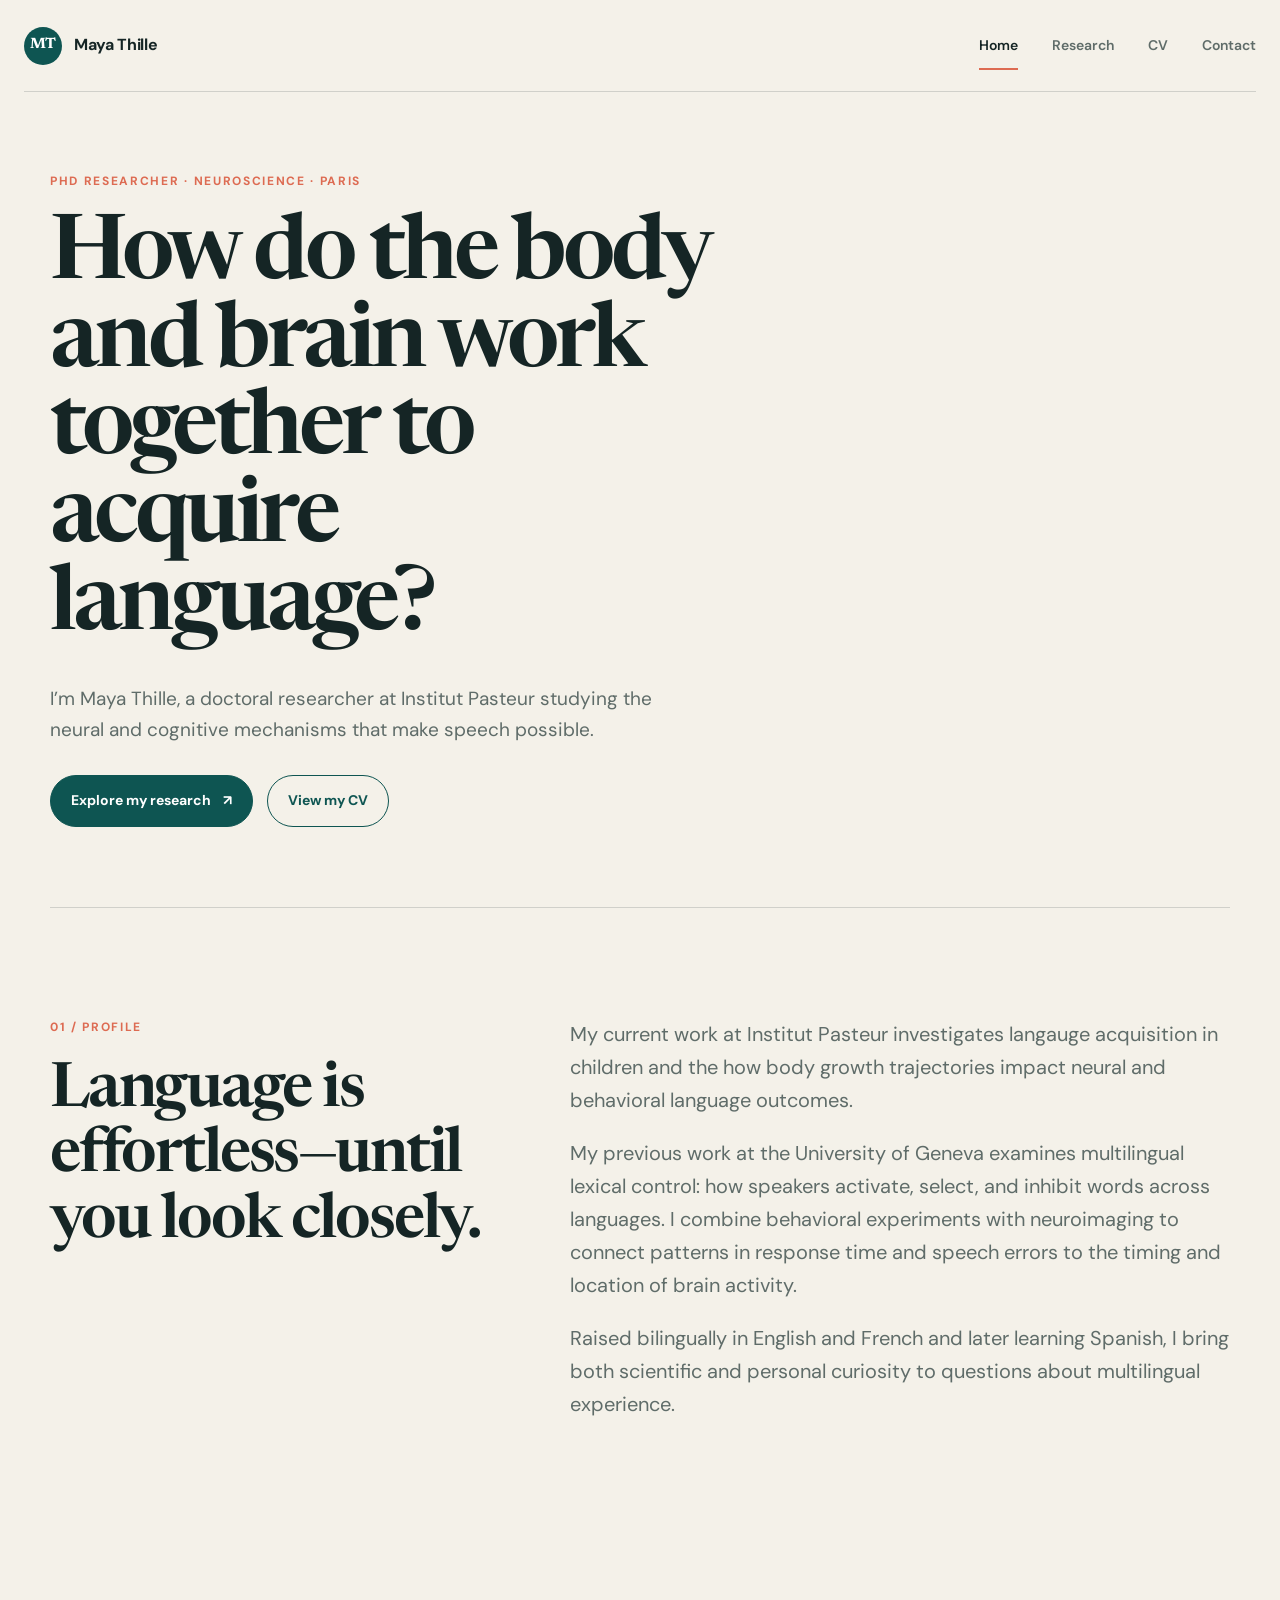
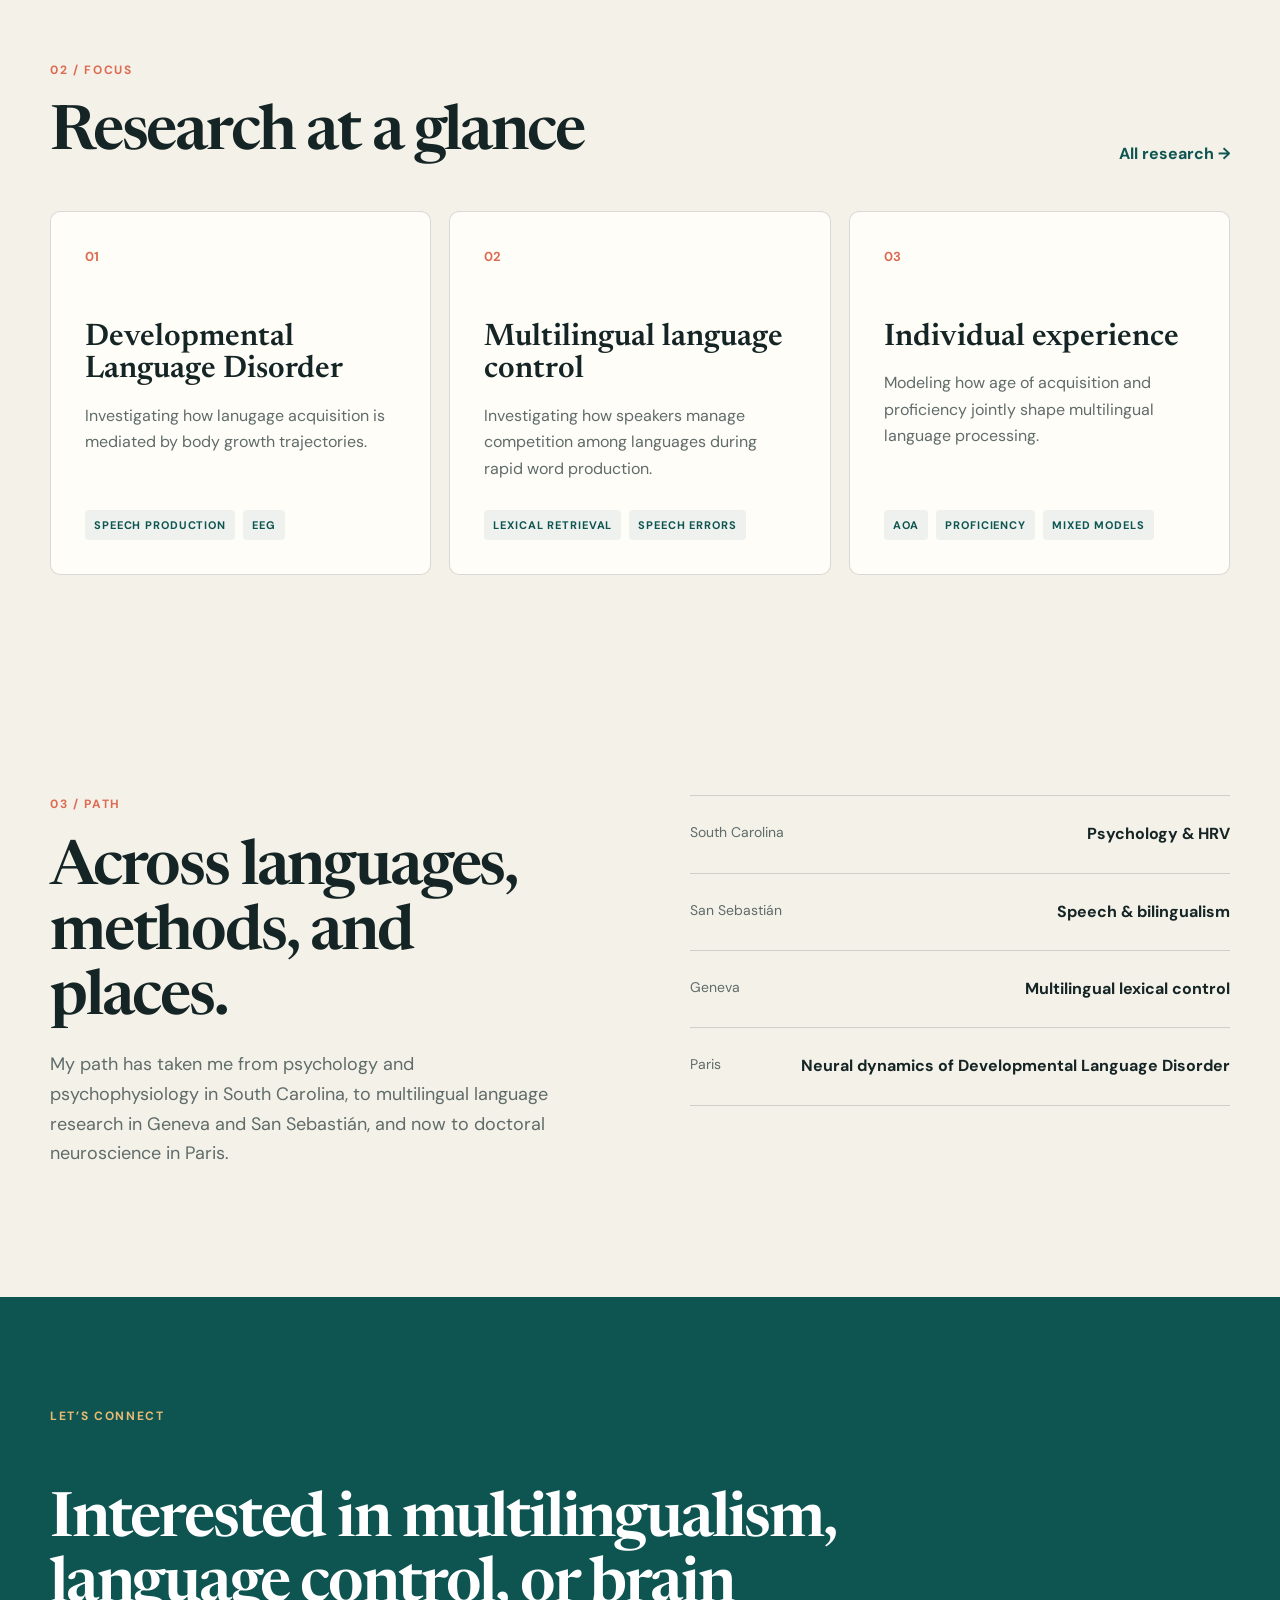
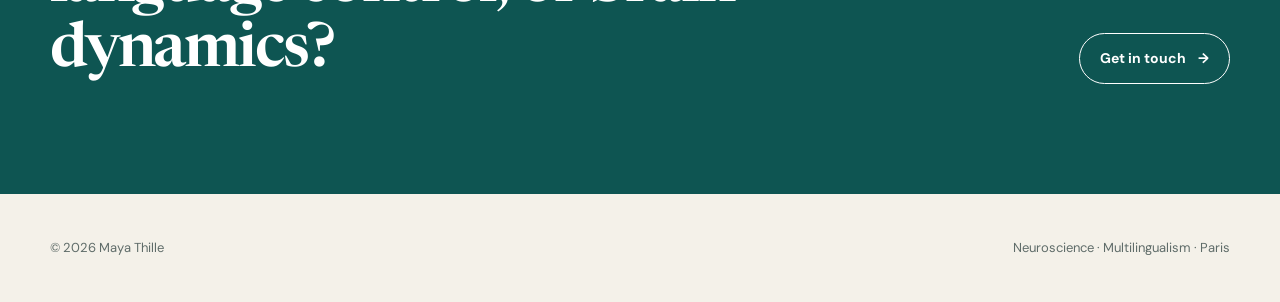
<file: index.html>
<!doctype html>
<html lang="en">
<head>
  <meta charset="utf-8">
  <meta name="viewport" content="width=device-width, initial-scale=1">
  <meta name="description" content="Maya Thille — PhD researcher in neuroscience studying multilingual language control and lexical retrieval.">
  <title>Maya Thille | Neuroscience & Multilingualism</title>
  <link rel="icon" href="favicon.svg" type="image/svg+xml">
  <link rel="preconnect" href="https://fonts.googleapis.com">
  <link rel="preconnect" href="https://fonts.gstatic.com" crossorigin>
  <link href="https://fonts.googleapis.com/css2?family=DM+Sans:wght@400;500;600;700&family=Newsreader:opsz,wght@6..72,500;6..72,600&display=swap" rel="stylesheet">
  <link rel="stylesheet" href="styles.css">
  <script src="script.js" defer></script>
</head>
<body data-page="home">
  <a class="skip-link" href="#main">Skip to content</a>
  <header class="site-header">
    <a class="brand" href="index.html" aria-label="Maya Thille, home">
      <span class="brand-mark">MT</span><span>Maya Thille</span>
    </a>
    <button class="menu-toggle" aria-expanded="false" aria-controls="site-nav"><span></span><span></span><span></span><span class="sr-only">Menu</span></button>
    <nav id="site-nav" class="site-nav" aria-label="Primary navigation">
      <a class="active" href="index.html">Home</a>
      <a href="research.html">Research</a>
      <a href="cv.html">CV</a>
      <a href="contact.html">Contact</a>
    </nav>
  </header>

  <main id="main">
    <section class="hero shell">
      <div class="hero-copy reveal">
        <p class="eyebrow">PhD researcher · Neuroscience · Paris</p>
        <h1>How do the body and brain work together to acquire language?</h1>
        <p class="hero-lede">I’m Maya Thille, a doctoral researcher at Institut Pasteur studying the neural and cognitive mechanisms that make speech possible.</p>
        <div class="button-row">
          <a class="button button-primary" href="research.html">Explore my research <span aria-hidden="true">↗</span></a>
          <a class="button button-secondary" href="cv.html">View my CV</a>
        </div>
      </div>
    </section>

    <section class="intro-section section shell reveal">
      <div>
        <p class="section-number">01 / Profile</p>
        <h2>Language is effortless—until you look closely.</h2>
      </div>
      <div class="prose-large">
        <p>My current work at Institut Pasteur investigates langauge acquisition in children and the how body growth trajectories impact neural and behavioral language outcomes.</p>
        <p>My previous work at the University of Geneva examines multilingual lexical control: how speakers activate, select, and inhibit words across languages. I combine behavioral experiments with neuroimaging to connect patterns in response time and speech errors to the timing and location of brain activity.</p>
        <p>Raised bilingually in English and French and later learning Spanish, I bring both scientific and personal curiosity to questions about multilingual experience.</p>
      </div>
    </section>

    <section class="section shell">
      <div class="section-heading reveal">
        <div><p class="section-number">02 / Focus</p><h2>Research at a glance</h2></div>
        <a class="text-link" href="research.html">All research <span aria-hidden="true">→</span></a>
      </div>
      <div class="card-grid">
        <article class="feature-card reveal">
          <span class="card-index">01</span>
          <h3>Developmental Language Disorder</h3>
          <p>Investigating how lanugage acquisition is mediated by body growth trajectories.</p>
          <div class="tag-row"><span>Speech Production</span><span>EEG</span></div>
        </article>
        <article class="feature-card reveal">
          <span class="card-index">02</span>
          <h3>Multilingual language control</h3>
          <p>Investigating how speakers manage competition among languages during rapid word production.</p>
          <div class="tag-row"><span>Lexical retrieval</span><span>Speech errors</span></div>
        </article>
        <article class="feature-card reveal">
          <span class="card-index">03</span>
          <h3>Individual experience</h3>
          <p>Modeling how age of acquisition and proficiency jointly shape multilingual language processing.</p>
          <div class="tag-row"><span>AoA</span><span>Proficiency</span><span>Mixed models</span></div>
        </article>
      </div>
    </section>

    <section class="section shell path-section reveal">
      <div class="path-copy">
        <p class="section-number">03 / Path</p>
        <h2>Across languages, methods, and places.</h2>
        <p>My path has taken me from psychology and psychophysiology in South Carolina, to multilingual language research in Geneva and San Sebastián, and now to doctoral neuroscience in Paris.</p>
      </div>
      <ol class="path-list">
        <li><span>South Carolina</span><strong>Psychology & HRV</strong></li>
        <li><span>San Sebastián</span><strong>Speech & bilingualism</strong></li>
        <li><span>Geneva</span><strong>Multilingual lexical control</strong></li>
        <li><span>Paris</span><strong>Neural dynamics of Developmental Language Disorder</strong></li>
      </ol>
    </section>

    <section class="cta-section">
      <div class="shell cta-inner reveal">
        <p class="eyebrow">Let’s connect</p>
        <h2>Interested in multilingualism, language control, or brain dynamics?</h2>
        <a class="button button-light" href="contact.html">Get in touch <span aria-hidden="true">→</span></a>
      </div>
    </section>
  </main>

  <footer class="site-footer shell">
    <p>© <span data-year></span> Maya Thille</p>
    <p>Neuroscience · Multilingualism · Paris</p>
  </footer>
</body>
</html>
</file>
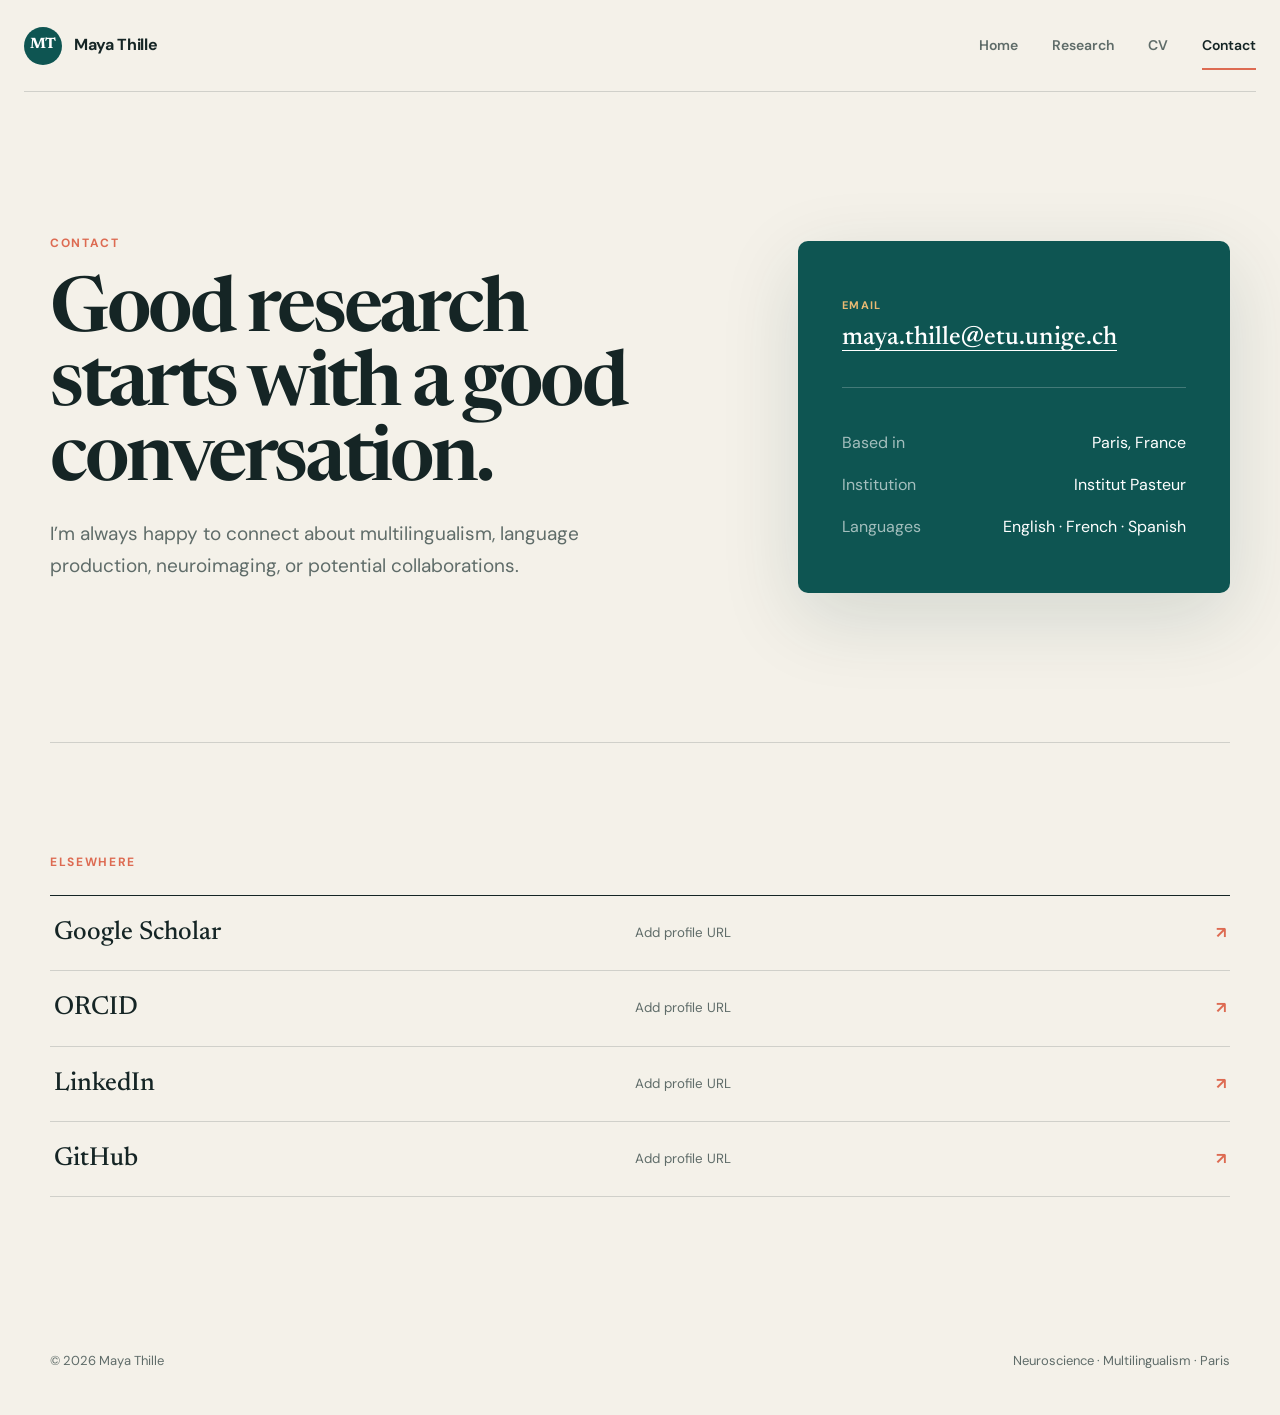
<file: contact.html>
<!doctype html>
<html lang="en">
<head>
  <meta charset="utf-8"><meta name="viewport" content="width=device-width, initial-scale=1">
  <meta name="description" content="Contact Maya Thille about neuroscience, multilingualism, or research collaboration.">
  <title>Contact | Maya Thille</title>
  <link rel="icon" href="favicon.svg" type="image/svg+xml">
  <link rel="preconnect" href="https://fonts.googleapis.com"><link rel="preconnect" href="https://fonts.gstatic.com" crossorigin>
  <link href="https://fonts.googleapis.com/css2?family=DM+Sans:wght@400;500;600;700&family=Newsreader:opsz,wght@6..72,500;6..72,600&display=swap" rel="stylesheet">
  <link rel="stylesheet" href="styles.css"><script src="script.js" defer></script>
</head>
<body data-page="contact">
  <a class="skip-link" href="#main">Skip to content</a>
  <header class="site-header"><a class="brand" href="index.html" aria-label="Maya Thille, home"><span class="brand-mark">MT</span><span>Maya Thille</span></a><button class="menu-toggle" aria-expanded="false" aria-controls="site-nav"><span></span><span></span><span></span><span class="sr-only">Menu</span></button><nav id="site-nav" class="site-nav" aria-label="Primary navigation"><a href="index.html">Home</a><a href="research.html">Research</a><a href="cv.html">CV</a><a class="active" href="contact.html">Contact</a></nav></header>
  <main id="main">
    <section class="contact-hero shell">
      <div class="contact-copy reveal">
        <p class="eyebrow">Contact</p>
        <h1>Good research starts with a good conversation.</h1>
        <p>I’m always happy to connect about multilingualism, language production, neuroimaging, or potential collaborations.</p>
      </div>
      <div class="contact-card reveal">
        <p class="contact-label">Email</p>
        <!-- Replace the placeholder address below with your real email in both the href and visible text. -->
        <a class="contact-email" href="mailto:maya.thille@etu.unige.ch">maya.thille@etu.unige.ch</a>
        <hr>
        <dl><div><dt>Based in</dt><dd>Paris, France</dd></div><div><dt>Institution</dt><dd>Institut Pasteur</dd></div><div><dt>Languages</dt><dd>English · French · Spanish</dd></div></dl>
      </div>
    </section>

    <section class="section shell link-section reveal">
      <p class="section-number">Elsewhere</p>
      <div class="profile-links">
        <!-- Replace # with your profile URLs. -->
        <a href="#" aria-label="Add Maya's Google Scholar URL"><span>Google Scholar</span><small>Add profile URL</small><b aria-hidden="true">↗</b></a>
        <a href="https://orcid.org/0009-0000-3382-6309" aria-label="Add Maya's ORCID URL"><span>ORCID</span><small>Add profile URL</small><b aria-hidden="true">↗</b></a>
        <a href="www.linkedin.com/in/maya-thille-a87a28192" aria-label="Add Maya's LinkedIn URL"><span>LinkedIn</span><small>Add profile URL</small><b aria-hidden="true">↗</b></a>
        <a href="https://github.com/mthille" aria-label="Add Maya's GitHub URL"><span>GitHub</span><small>Add profile URL</small><b aria-hidden="true">↗</b></a>
      </div>
    </section>
  </main>
  <footer class="site-footer shell"><p>© <span data-year></span> Maya Thille</p><p>Neuroscience · Multilingualism · Paris</p></footer>
</body>
</html>
</file>
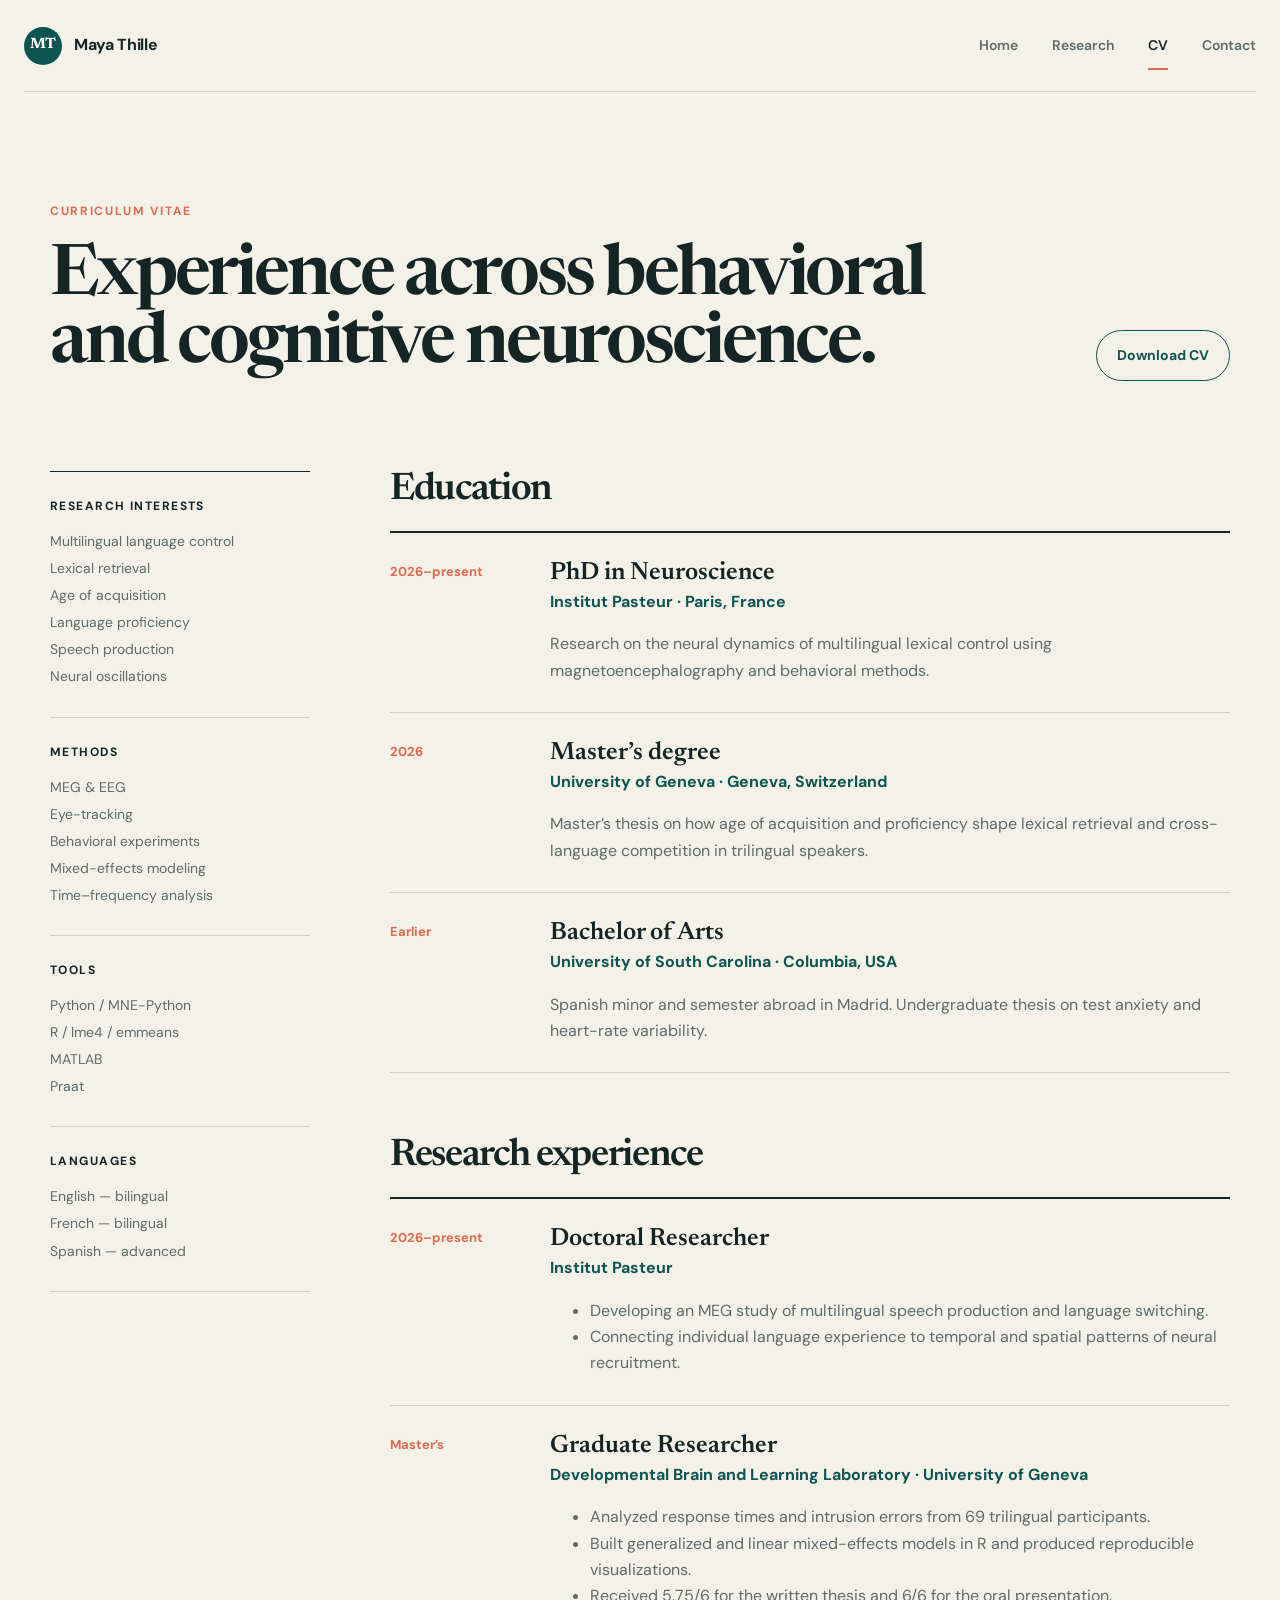
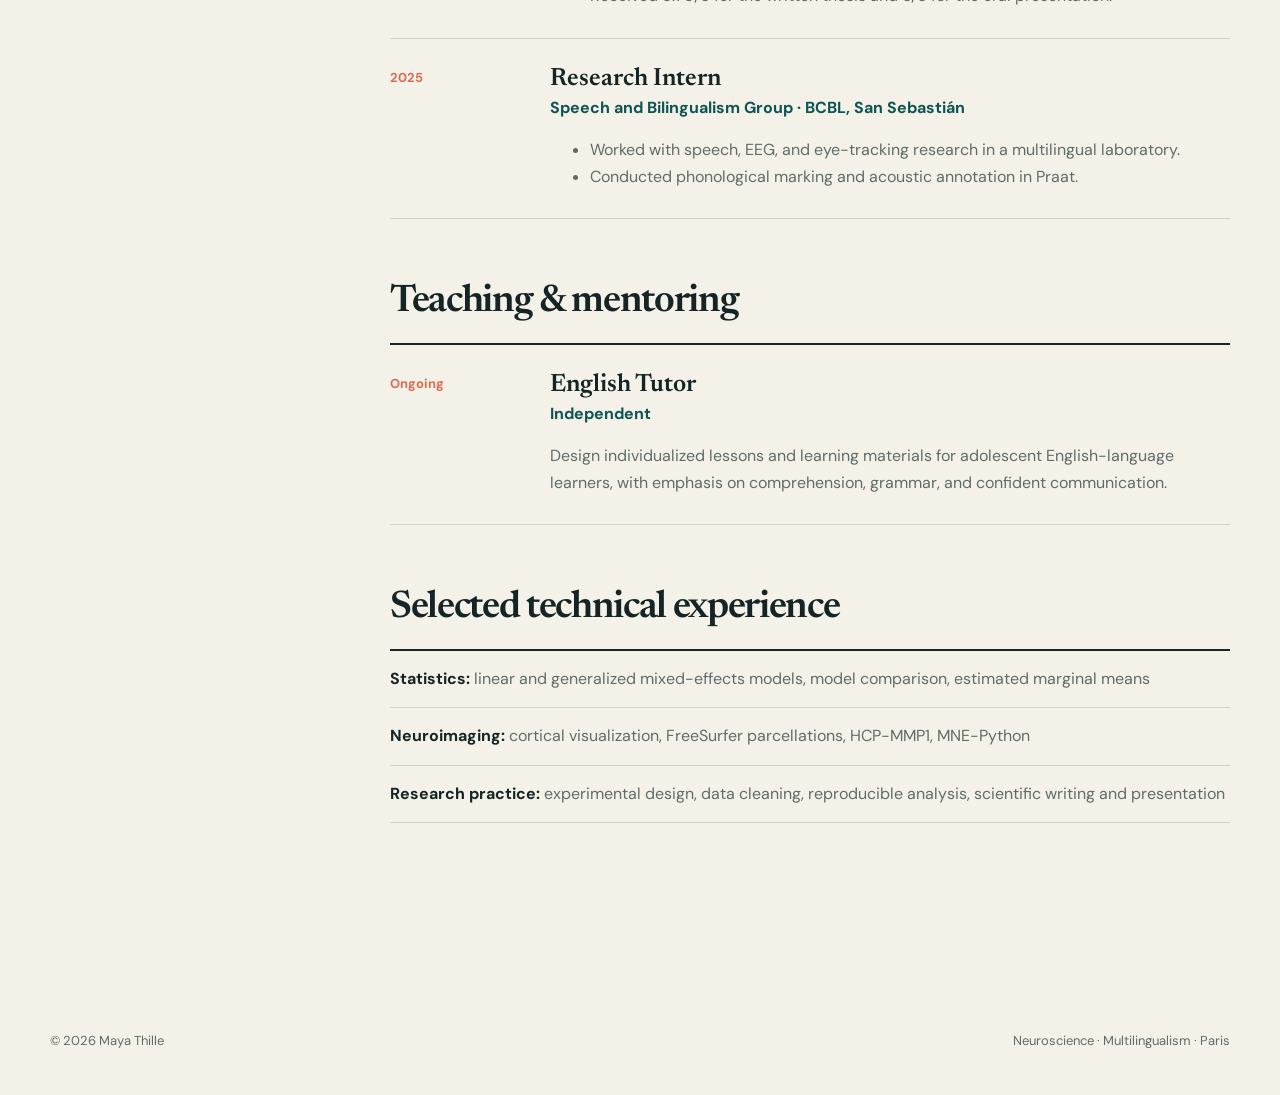
<file: cv.html>
<!doctype html>
<html lang="en">
<head>
  <meta charset="utf-8"><meta name="viewport" content="width=device-width, initial-scale=1">
  <meta name="description" content="Curriculum vitae for Maya Thille, PhD researcher in neuroscience.">
  <title>CV | Maya Thille</title>
  <link rel="icon" href="favicon.svg" type="image/svg+xml">
  <link rel="preconnect" href="https://fonts.googleapis.com"><link rel="preconnect" href="https://fonts.gstatic.com" crossorigin>
  <link href="https://fonts.googleapis.com/css2?family=DM+Sans:wght@400;500;600;700&family=Newsreader:opsz,wght@6..72,500;6..72,600&display=swap" rel="stylesheet">
  <link rel="stylesheet" href="styles.css"><script src="script.js" defer></script>
</head>
<body data-page="cv">
  <a class="skip-link" href="#main">Skip to content</a>
  <header class="site-header"><a class="brand" href="index.html" aria-label="Maya Thille, home"><span class="brand-mark">MT</span><span>Maya Thille</span></a><button class="menu-toggle" aria-expanded="false" aria-controls="site-nav"><span></span><span></span><span></span><span class="sr-only">Menu</span></button><nav id="site-nav" class="site-nav" aria-label="Primary navigation"><a href="index.html">Home</a><a href="research.html">Research</a><a class="active" href="cv.html">CV</a><a href="contact.html">Contact</a></nav></header>
  <main id="main">
    <header class="page-hero cv-header shell reveal">
      <div><p class="eyebrow">Curriculum vitae</p><h1>Experience across behavioral and cognitive neuroscience.</h1></div>
      <a
      class="button button-secondary print-button"
      href="CV_Thille.pdf"
      download="CV_Thille.pdf"> Download CV </a>
    </header>

    <div class="cv-layout shell">
      <aside class="cv-sidebar reveal">
        <section><h2>Research interests</h2><ul><li>Multilingual language control</li><li>Lexical retrieval</li><li>Age of acquisition</li><li>Language proficiency</li><li>Speech production</li><li>Neural oscillations</li></ul></section>
        <section><h2>Methods</h2><ul><li>MEG & EEG</li><li>Eye-tracking</li><li>Behavioral experiments</li><li>Mixed-effects modeling</li><li>Time–frequency analysis</li></ul></section>
        <section><h2>Tools</h2><ul><li>Python / MNE-Python</li><li>R / lme4 / emmeans</li><li>MATLAB</li><li>Praat</li></ul></section>
        <section><h2>Languages</h2><ul><li>English — bilingual</li><li>French — bilingual</li><li>Spanish — advanced</li></ul></section>
      </aside>

      <div class="cv-main">
        <section class="cv-section reveal">
          <h2>Education</h2>
          <article class="cv-item"><div class="cv-date">2026–present</div><div><h3>PhD in Neuroscience</h3><p class="cv-place">Institut Pasteur · Paris, France</p><p>Research on the neural dynamics of multilingual lexical control using magnetoencephalography and behavioral methods.</p></div></article>
          <article class="cv-item"><div class="cv-date">2026</div><div><h3>Master’s degree</h3><p class="cv-place">University of Geneva · Geneva, Switzerland</p><p>Master’s thesis on how age of acquisition and proficiency shape lexical retrieval and cross-language competition in trilingual speakers.</p></div></article>
          <article class="cv-item"><div class="cv-date">Earlier</div><div><h3>Bachelor of Arts</h3><p class="cv-place">University of South Carolina · Columbia, USA</p><p>Spanish minor and semester abroad in Madrid. Undergraduate thesis on test anxiety and heart-rate variability.</p></div></article>
        </section>

        <section class="cv-section reveal">
          <h2>Research experience</h2>
          <article class="cv-item"><div class="cv-date">2026–present</div><div><h3>Doctoral Researcher</h3><p class="cv-place">Institut Pasteur</p><ul><li>Developing an MEG study of multilingual speech production and language switching.</li><li>Connecting individual language experience to temporal and spatial patterns of neural recruitment.</li></ul></div></article>
          <article class="cv-item"><div class="cv-date">Master’s</div><div><h3>Graduate Researcher</h3><p class="cv-place">Developmental Brain and Learning Laboratory · University of Geneva</p><ul><li>Analyzed response times and intrusion errors from 69 trilingual participants.</li><li>Built generalized and linear mixed-effects models in R and produced reproducible visualizations.</li><li>Received 5.75/6 for the written thesis and 6/6 for the oral presentation.</li></ul></div></article>
          <article class="cv-item"><div class="cv-date">2025</div><div><h3>Research Intern</h3><p class="cv-place">Speech and Bilingualism Group · BCBL, San Sebastián</p><ul><li>Worked with speech, EEG, and eye-tracking research in a multilingual laboratory.</li><li>Conducted phonological marking and acoustic annotation in Praat.</li></ul></div></article>
        </section>

        <section class="cv-section reveal">
          <h2>Teaching & mentoring</h2>
          <article class="cv-item"><div class="cv-date">Ongoing</div><div><h3>English Tutor</h3><p class="cv-place">Independent</p><p>Design individualized lessons and learning materials for adolescent English-language learners, with emphasis on comprehension, grammar, and confident communication.</p></div></article>
        </section>

        <section class="cv-section reveal">
          <h2>Selected technical experience</h2>
          <div class="skills-lines"><p><strong>Statistics:</strong> linear and generalized mixed-effects models, model comparison, estimated marginal means</p><p><strong>Neuroimaging:</strong> cortical visualization, FreeSurfer parcellations, HCP-MMP1, MNE-Python</p><p><strong>Research practice:</strong> experimental design, data cleaning, reproducible analysis, scientific writing and presentation</p></div>
        </section>
      </div>
    </div>
  </main>
  <footer class="site-footer shell"><p>© <span data-year></span> Maya Thille</p><p>Neuroscience · Multilingualism · Paris</p></footer>
</body>
</html>
</file>
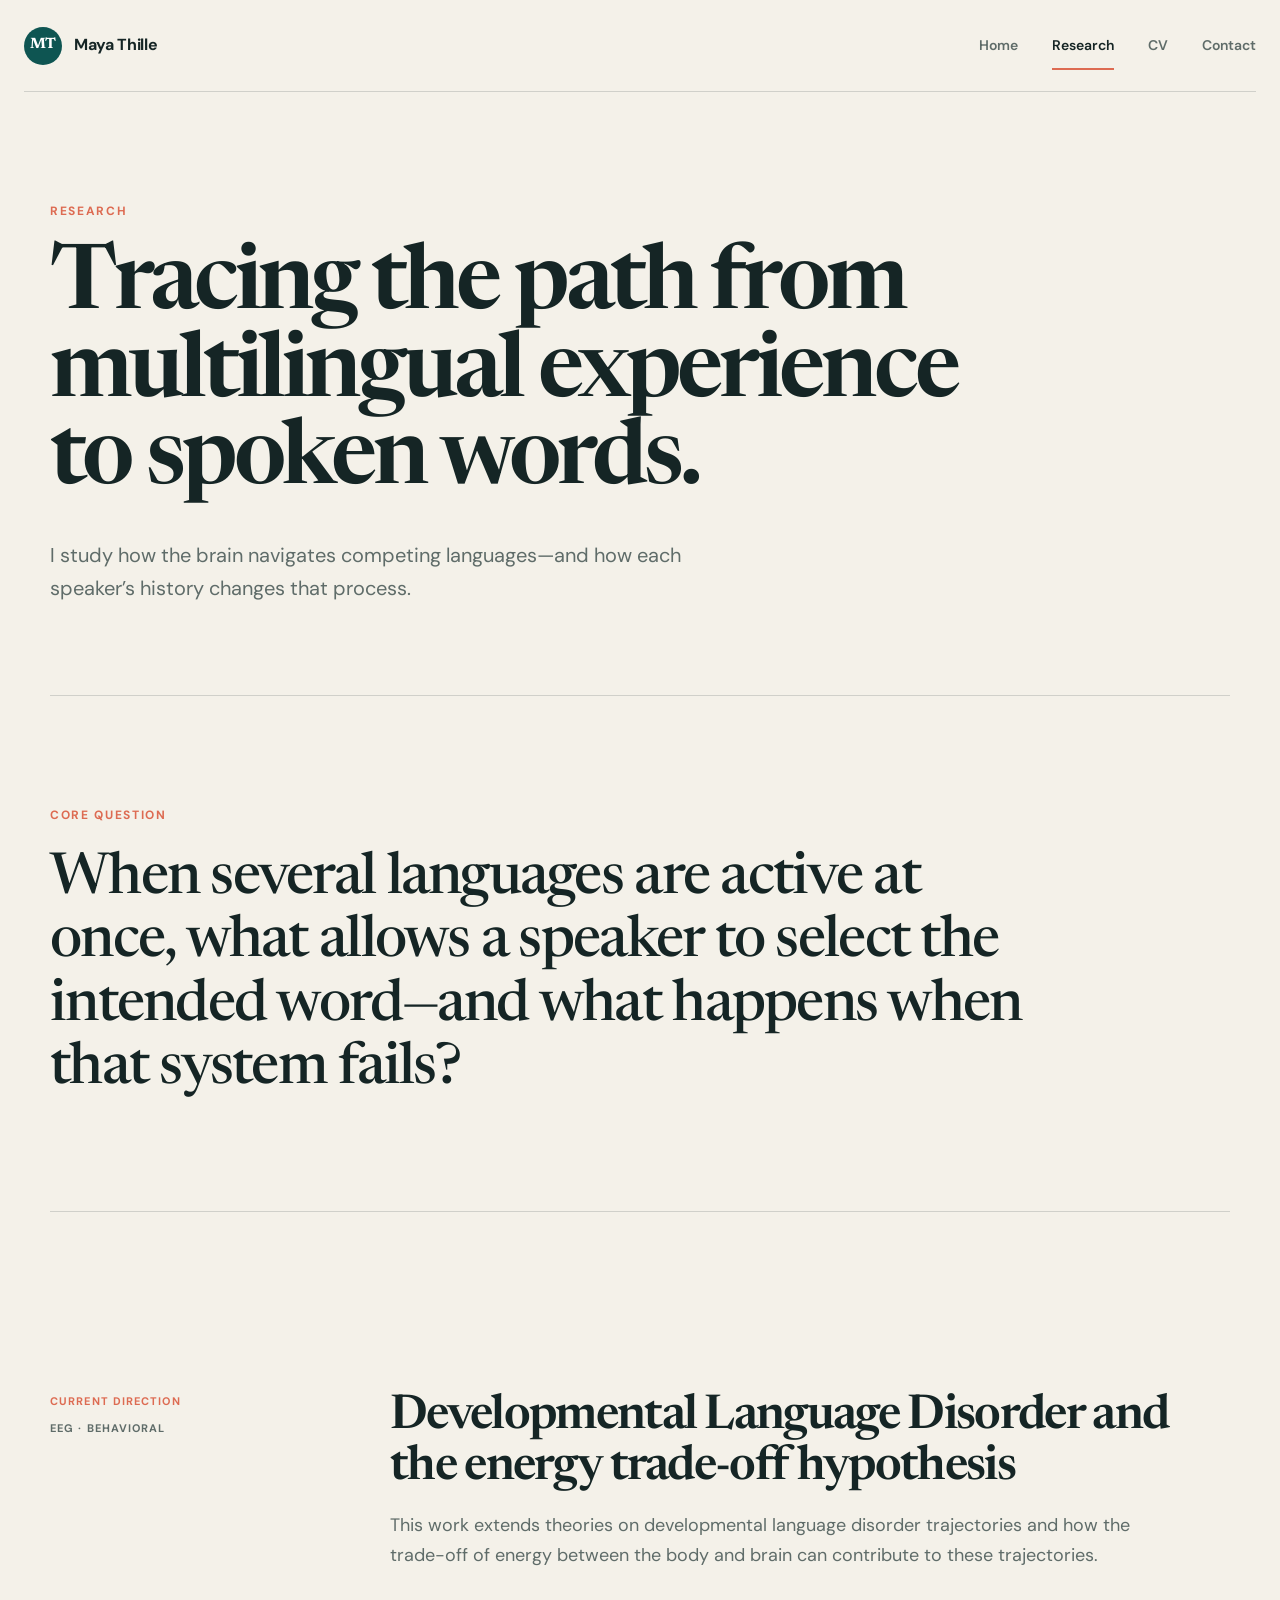
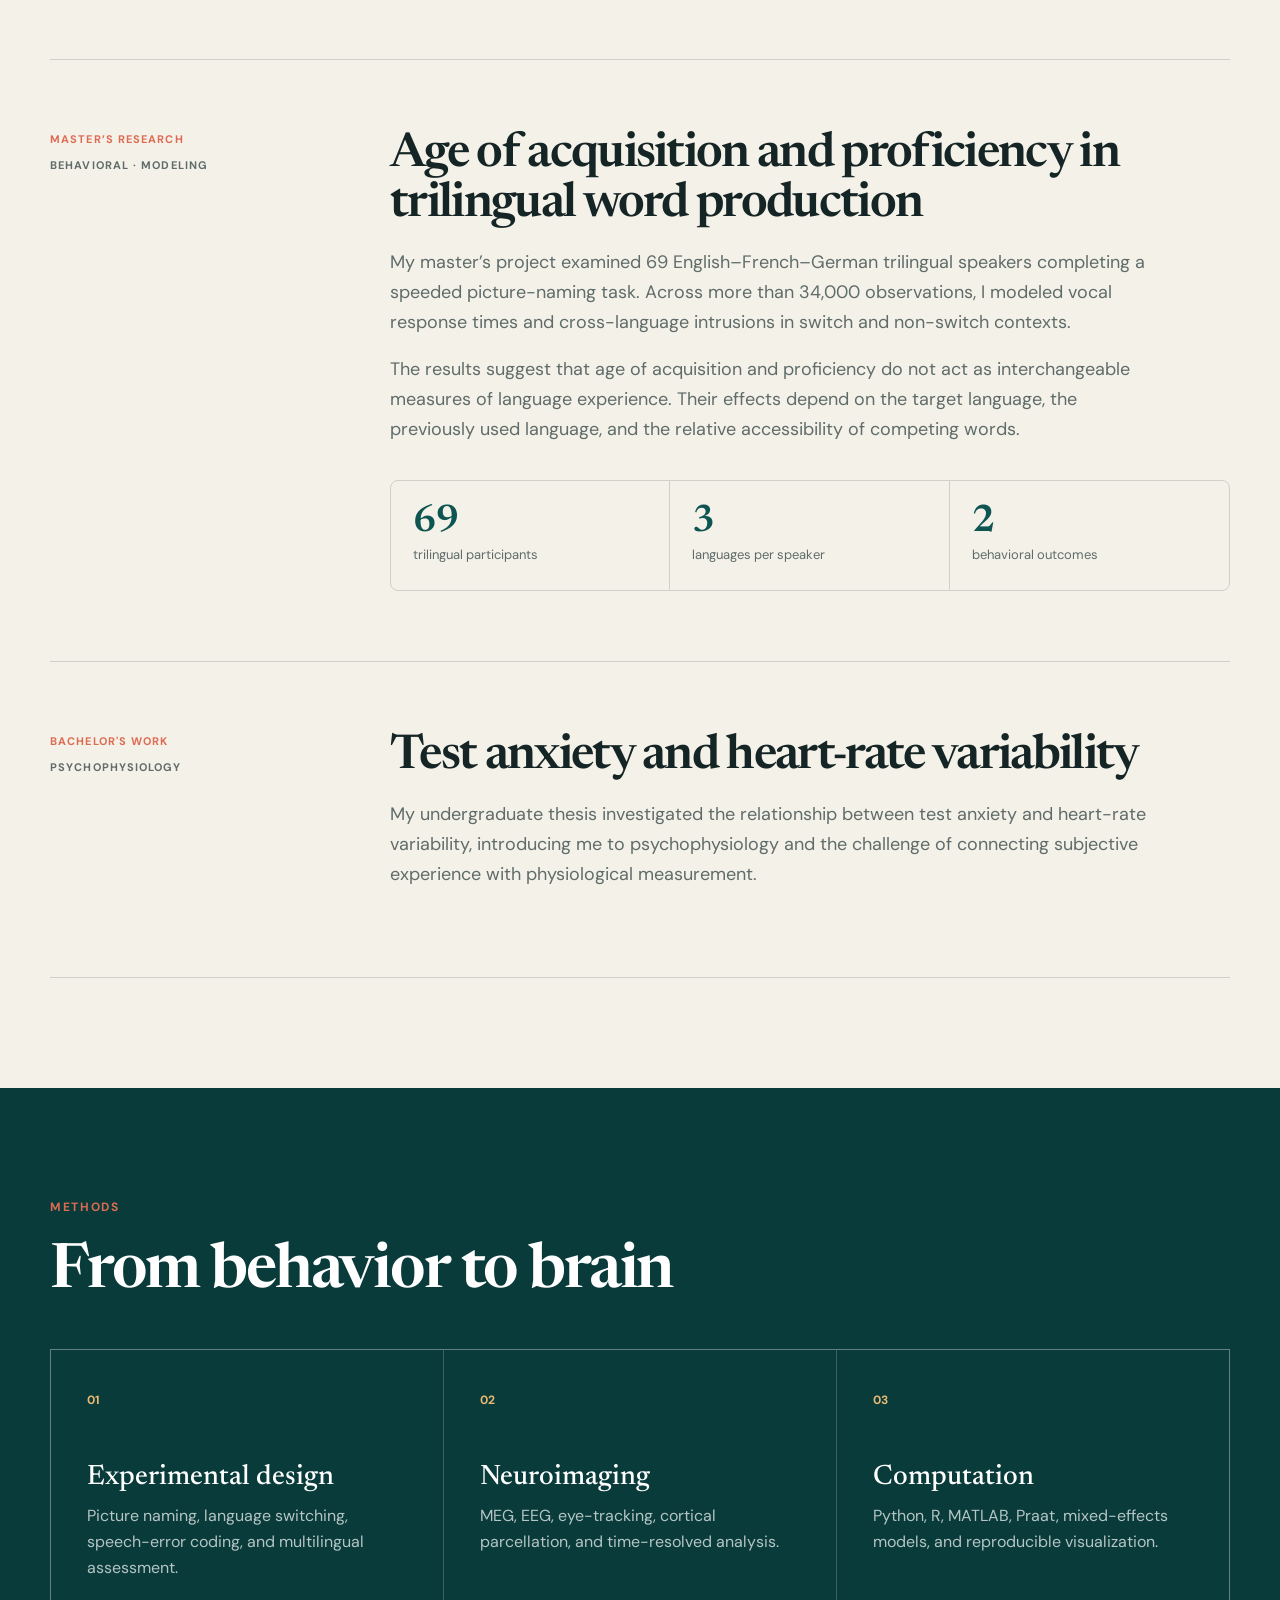
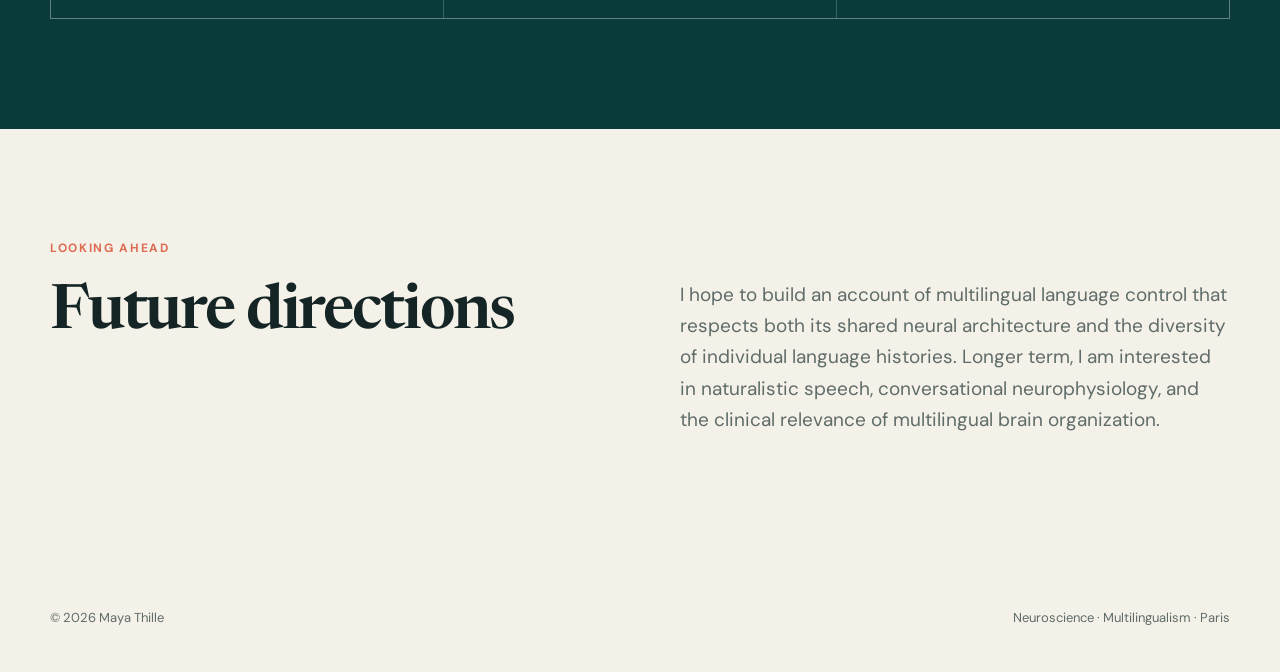
<file: research.html>
<!doctype html>
<html lang="en">
<head>
  <meta charset="utf-8"><meta name="viewport" content="width=device-width, initial-scale=1">
  <meta name="description" content="Research by Maya Thille on multilingual lexical control, age of acquisition, proficiency, MEG, and EEG.">
  <title>Research | Maya Thille</title>
  <link rel="icon" href="favicon.svg" type="image/svg+xml">
  <link rel="preconnect" href="https://fonts.googleapis.com"><link rel="preconnect" href="https://fonts.gstatic.com" crossorigin>
  <link href="https://fonts.googleapis.com/css2?family=DM+Sans:wght@400;500;600;700&family=Newsreader:opsz,wght@6..72,500;6..72,600&display=swap" rel="stylesheet">
  <link rel="stylesheet" href="styles.css"><script src="script.js" defer></script>
</head>
<body data-page="research">
  <a class="skip-link" href="#main">Skip to content</a>
  <header class="site-header"><a class="brand" href="index.html" aria-label="Maya Thille, home"><span class="brand-mark">MT</span><span>Maya Thille</span></a><button class="menu-toggle" aria-expanded="false" aria-controls="site-nav"><span></span><span></span><span></span><span class="sr-only">Menu</span></button><nav id="site-nav" class="site-nav" aria-label="Primary navigation"><a href="index.html">Home</a><a class="active" href="research.html">Research</a><a href="cv.html">CV</a><a href="contact.html">Contact</a></nav></header>
  <main id="main">
    <header class="page-hero shell reveal">
      <p class="eyebrow">Research</p>
      <h1>Tracing the path from multilingual experience to spoken words.</h1>
      <p>I study how the brain navigates competing languages—and how each speaker’s history changes that process.</p>
    </header>

    <section class="section shell research-question reveal">
      <p class="section-number">Core question</p>
      <blockquote>When several languages are active at once, what allows a speaker to select the intended word—and what happens when that system fails?</blockquote>
    </section>

    <section class="section shell">
      <div class="research-project reveal">
        <div class="project-meta"><span>Current direction</span><span>EEG · Behavioral</span></div>
        <div class="project-content">
          <h2>Developmental Language Disorder and the energy trade-off hypothesis</h2>
          <p>This work extends theories on developmental language disorder trajectories and how the trade-off of energy between the body and brain can contribute to these trajectories.</p>
          </div>
      </div>

      <div class="research-project reveal">
        <div class="project-meta"><span>Master’s research</span><span>Behavioral · Modeling</span></div>
        <div class="project-content">
          <h2>Age of acquisition and proficiency in trilingual word production</h2>
          <p>My master’s project examined 69 English–French–German trilingual speakers completing a speeded picture-naming task. Across more than 34,000 observations, I modeled vocal response times and cross-language intrusions in switch and non-switch contexts.</p>
          <p>The results suggest that age of acquisition and proficiency do not act as interchangeable measures of language experience. Their effects depend on the target language, the previously used language, and the relative accessibility of competing words.</p>
          <div class="finding-grid">
            <div><strong>69</strong><span>trilingual participants</span></div><div><strong>3</strong><span>languages per speaker</span></div><div><strong>2</strong><span>behavioral outcomes</span></div>
          </div>
        </div>
      </div>

      <div class="research-project reveal">
        <div class="project-meta"><span>Bachelor's Work</span><span>Psychophysiology</span></div>
        <div class="project-content">
          <h2>Test anxiety and heart-rate variability</h2>
          <p>My undergraduate thesis investigated the relationship between test anxiety and heart-rate variability, introducing me to psychophysiology and the challenge of connecting subjective experience with physiological measurement.</p>
        </div>
      </div>
    </section>

    <section class="section methods-section">
      <div class="shell">
        <div class="section-heading reveal"><div><p class="section-number">Methods</p><h2>From behavior to brain</h2></div></div>
        <div class="methods-grid">
          <div class="method reveal"><span>01</span><h3>Experimental design</h3><p>Picture naming, language switching, speech-error coding, and multilingual assessment.</p></div>
          <div class="method reveal"><span>02</span><h3>Neuroimaging</h3><p>MEG, EEG, eye-tracking, cortical parcellation, and time-resolved analysis.</p></div>
          <div class="method reveal"><span>03</span><h3>Computation</h3><p>Python, R, MATLAB, Praat, mixed-effects models, and reproducible visualization.</p></div>
        </div>
      </div>
    </section>

    <section class="section shell future-section reveal">
      <div><p class="section-number">Looking ahead</p><h2>Future directions</h2></div>
      <p>I hope to build an account of multilingual language control that respects both its shared neural architecture and the diversity of individual language histories. Longer term, I am interested in naturalistic speech, conversational neurophysiology, and the clinical relevance of multilingual brain organization.</p>
    </section>
  </main>
  <footer class="site-footer shell"><p>© <span data-year></span> Maya Thille</p><p>Neuroscience · Multilingualism · Paris</p></footer>
</body>
</html>
</file>
<file: styles.css>
:root{--ink:#152525;--muted:#5f6c69;--paper:#f4f1e9;--white:#fffdf8;--teal:#0e5552;--teal-dark:#083b3a;--coral:#dd6b52;--gold:#d7ae58;--line:rgba(21,37,37,.16);--serif:"Newsreader",Georgia,serif;--sans:"DM Sans",Arial,sans-serif;--shadow:0 24px 80px rgba(15,57,55,.14)}
*{box-sizing:border-box}html{scroll-behavior:smooth}body{margin:0;background:var(--paper);color:var(--ink);font-family:var(--sans);font-size:16px;line-height:1.65}a{color:inherit}img{max-width:100%}.shell{width:min(1180px,calc(100% - 48px));margin-inline:auto}.sr-only{position:absolute;width:1px;height:1px;padding:0;margin:-1px;overflow:hidden;clip:rect(0,0,0,0);white-space:nowrap;border:0}.skip-link{position:fixed;top:12px;left:12px;z-index:1000;transform:translateY(-150%);background:var(--ink);color:white;padding:10px 16px;border-radius:4px}.skip-link:focus{transform:none}
.site-header{height:92px;display:flex;align-items:center;justify-content:space-between;width:min(1320px,calc(100% - 48px));margin:auto;border-bottom:1px solid var(--line)}.brand{display:flex;align-items:center;gap:12px;text-decoration:none;font-weight:700;letter-spacing:-.02em}.brand-mark{display:grid;place-items:center;width:38px;height:38px;border-radius:50%;background:var(--teal);color:white;font-family:var(--serif);font-size:15px}.site-nav{display:flex;align-items:center;gap:34px}.site-nav a{text-decoration:none;color:var(--muted);font-size:14px;font-weight:600;position:relative}.site-nav a:hover,.site-nav a.active{color:var(--ink)}.site-nav a.active:after{content:"";position:absolute;left:0;right:0;bottom:-13px;height:2px;background:var(--coral)}.menu-toggle{display:none;border:0;background:none;padding:8px}.menu-toggle>span:not(.sr-only){display:block;width:24px;height:2px;background:var(--ink);margin:5px 0}
.hero{min-height:690px;display:grid;grid-template-columns:1.2fr .8fr;gap:80px;align-items:center;padding-block:80px}.eyebrow,.section-number{text-transform:uppercase;letter-spacing:.14em;font-size:12px;font-weight:700;color:var(--coral);margin:0 0 22px}.hero h1,.page-hero h1,.contact-copy h1{font:600 clamp(54px,7vw,94px)/.98 var(--serif);letter-spacing:-.045em;margin:0;max-width:820px}.hero h1 em{color:var(--teal);font-weight:500}.hero-lede{font-size:19px;max-width:680px;color:var(--muted);margin:30px 0}.button-row{display:flex;gap:14px;flex-wrap:wrap}.button{display:inline-flex;align-items:center;justify-content:center;gap:12px;text-decoration:none;border:1px solid var(--teal);padding:13px 20px;border-radius:999px;font-weight:700;font-family:inherit;font-size:14px;cursor:pointer}.button-primary{background:var(--teal);color:white}.button-primary:hover{background:var(--teal-dark)}.button-secondary{background:transparent;color:var(--teal)}.button-secondary:hover{background:rgba(14,85,82,.07)}.button-light{border-color:white;color:white}.button-light:hover{background:white;color:var(--teal)}
.hero-visual{position:relative;aspect-ratio:1;border-radius:50%;border:1px solid var(--line);display:grid;place-items:center;background:radial-gradient(circle,rgba(255,255,255,.9),rgba(215,174,88,.1) 50%,transparent 51%)}.hero-visual:before,.hero-visual:after{content:"";position:absolute;border-radius:50%;border:1px solid rgba(14,85,82,.18)}.hero-visual:before{inset:16%}.hero-visual:after{inset:32%}.brain-core{width:112px;height:112px;border-radius:48% 52% 46% 54%;display:grid;place-items:center;background:var(--teal);color:white;z-index:2;box-shadow:0 14px 45px rgba(14,85,82,.3);animation:breathe 5s ease-in-out infinite}.brain-core span{font:500 24px var(--serif)}.orbit{position:absolute;inset:0;animation:spin 20s linear infinite}.orbit span{position:absolute;display:grid;place-items:center;width:54px;height:54px;border-radius:50%;background:var(--white);border:1px solid var(--line);font-weight:700;color:var(--teal);box-shadow:0 8px 25px rgba(21,37,37,.1)}.orbit-one span{top:3%;left:46%}.orbit-two{animation-duration:16s;animation-direction:reverse;transform:rotate(120deg)}.orbit-two span{top:14%;left:14%;transform:rotate(-120deg)}.orbit-three{animation-duration:24s;transform:rotate(240deg)}.orbit-three span{top:18%;right:8%;transform:rotate(-240deg)}.dot{position:absolute;width:10px;height:10px;border-radius:50%;background:var(--coral)}.dot-a{top:28%;left:8%}.dot-b{right:10%;bottom:25%;background:var(--gold)}.dot-c{left:30%;bottom:7%;background:var(--teal)}@keyframes spin{to{transform:rotate(360deg)}}@keyframes breathe{50%{transform:scale(1.05);border-radius:52% 48% 55% 45%}}
.section{padding-block:110px}.intro-section{display:grid;grid-template-columns:.8fr 1.2fr;gap:80px;border-top:1px solid var(--line)}h2{font:600 clamp(38px,5vw,62px)/1.05 var(--serif);letter-spacing:-.035em;margin:0}.prose-large{font-size:20px;color:var(--muted)}.prose-large p:first-child{margin-top:0}.section-heading{display:flex;justify-content:space-between;align-items:end;margin-bottom:44px}.text-link{text-decoration:none;font-weight:700;color:var(--teal)}.card-grid{display:grid;grid-template-columns:repeat(3,1fr);gap:18px}.feature-card{background:var(--white);border:1px solid var(--line);border-radius:10px;padding:34px;min-height:330px;display:flex;flex-direction:column;transition:transform .25s,box-shadow .25s}.feature-card:hover{transform:translateY(-6px);box-shadow:var(--shadow)}.card-index{color:var(--coral);font-weight:700;font-size:13px}.feature-card h3{font:600 31px/1.05 var(--serif);margin:54px 0 16px}.feature-card p{color:var(--muted);margin:0 0 28px}.tag-row{display:flex;gap:8px;flex-wrap:wrap;margin-top:auto}.tag-row span{font-size:11px;text-transform:uppercase;letter-spacing:.08em;padding:6px 9px;border-radius:4px;background:rgba(14,85,82,.07);color:var(--teal);font-weight:700}.path-section{display:grid;grid-template-columns:1fr 1fr;gap:100px;align-items:start}.path-copy>p:last-child{font-size:18px;color:var(--muted);max-width:500px}.path-list{list-style:none;margin:0;padding:0;border-top:1px solid var(--line)}.path-list li{display:flex;justify-content:space-between;gap:30px;padding:25px 0;border-bottom:1px solid var(--line)}.path-list span{color:var(--muted);font-size:14px}.path-list strong{text-align:right}.cta-section{background:var(--teal);color:white}.cta-inner{padding-block:110px;display:grid;grid-template-columns:1fr auto;gap:40px;align-items:end}.cta-inner .eyebrow{grid-column:1/-1;color:#e9ba73}.cta-inner h2{max-width:800px}.site-footer{display:flex;justify-content:space-between;padding-block:30px;font-size:13px;color:var(--muted)}
.page-hero{padding-block:110px 90px}.page-hero h1{max-width:1000px}.page-hero>p:last-child{font-size:20px;color:var(--muted);max-width:700px;margin:32px 0 0}.research-question{border-top:1px solid var(--line);border-bottom:1px solid var(--line)}.research-question blockquote{font:500 clamp(34px,4.5vw,60px)/1.1 var(--serif);letter-spacing:-.03em;margin:0;max-width:1000px}.research-project{display:grid;grid-template-columns:260px 1fr;gap:80px;padding:70px 0;border-bottom:1px solid var(--line)}.project-meta{display:flex;flex-direction:column;gap:8px;text-transform:uppercase;letter-spacing:.1em;font-size:11px;font-weight:700;color:var(--coral)}.project-meta span:last-child{color:var(--muted)}.project-content h2{font-size:48px}.project-content>p{font-size:18px;color:var(--muted);max-width:760px}.clean-list{padding:0;list-style:none;margin:28px 0}.clean-list li{padding:10px 0 10px 26px;position:relative}.clean-list li:before{content:"↗";position:absolute;left:0;color:var(--coral)}.finding-grid{display:grid;grid-template-columns:repeat(3,1fr);margin-top:36px;border:1px solid var(--line);border-radius:8px;overflow:hidden}.finding-grid div{padding:22px;border-right:1px solid var(--line)}.finding-grid div:last-child{border:0}.finding-grid strong{display:block;font:600 38px var(--serif);color:var(--teal)}.finding-grid span{font-size:13px;color:var(--muted)}.methods-section{background:var(--teal-dark);color:white}.methods-grid{display:grid;grid-template-columns:repeat(3,1fr);gap:1px;background:rgba(255,255,255,.2);border:1px solid rgba(255,255,255,.2)}.method{background:var(--teal-dark);padding:36px}.method>span{color:#e9ba73;font-size:12px;font-weight:700}.method h3{font:500 28px var(--serif);margin:50px 0 12px}.method p{color:rgba(255,255,255,.7);margin:0}.future-section{display:grid;grid-template-columns:1fr 1fr;gap:80px}.future-section>p{font-size:19px;color:var(--muted);margin-top:40px}
.cv-header{display:flex;align-items:end;justify-content:space-between;gap:40px}.cv-header h1{font-size:70px}.print-button{white-space:nowrap}.cv-layout{display:grid;grid-template-columns:260px 1fr;gap:80px;padding-bottom:100px}.cv-sidebar{border-top:1px solid var(--ink)}.cv-sidebar section{padding:26px 0;border-bottom:1px solid var(--line)}.cv-sidebar h2{font:700 12px var(--sans);text-transform:uppercase;letter-spacing:.12em;margin-bottom:14px}.cv-sidebar ul{list-style:none;padding:0;margin:0;color:var(--muted);font-size:14px}.cv-sidebar li{padding:2px 0}.cv-section{padding:0 0 64px}.cv-section>h2{font-size:38px;padding-bottom:20px;border-bottom:2px solid var(--ink)}.cv-item{display:grid;grid-template-columns:130px 1fr;gap:30px;padding:28px 0;border-bottom:1px solid var(--line)}.cv-date{font-size:13px;color:var(--coral);font-weight:700}.cv-item h3{font:600 25px var(--serif);margin:0}.cv-place{font-weight:700;color:var(--teal);margin:3px 0 10px}.cv-item p:not(.cv-place),.cv-item ul{color:var(--muted);margin-bottom:0}.skills-lines p{padding:15px 0;margin:0;border-bottom:1px solid var(--line);color:var(--muted)}.skills-lines strong{color:var(--ink)}
.contact-hero{min-height:650px;display:grid;grid-template-columns:1.2fr .8fr;gap:100px;align-items:center;padding-block:90px}.contact-copy h1{font-size:76px}.contact-copy>p:last-child{font-size:19px;color:var(--muted);max-width:620px}.contact-card{background:var(--teal);color:white;padding:44px;border-radius:10px;box-shadow:var(--shadow)}.contact-label{text-transform:uppercase;letter-spacing:.12em;font-size:11px;color:#e9ba73;font-weight:700}.contact-email{font:500 clamp(19px,2vw,28px) var(--serif);text-decoration-thickness:1px;text-underline-offset:6px;overflow-wrap:anywhere}.placeholder-note{font-size:12px;color:#ffd3c9;margin-top:14px}.contact-card hr{border:0;border-top:1px solid rgba(255,255,255,.22);margin:34px 0}.contact-card dl{margin:0}.contact-card dl div{display:flex;justify-content:space-between;gap:20px;padding:8px 0}.contact-card dt{color:rgba(255,255,255,.62)}.contact-card dd{margin:0;text-align:right}.link-section{border-top:1px solid var(--line)}.profile-links{border-top:1px solid var(--ink)}.profile-links a{display:grid;grid-template-columns:1fr 1fr auto;align-items:center;text-decoration:none;padding:24px 4px;border-bottom:1px solid var(--line);transition:padding .2s,background .2s}.profile-links a:hover{padding-inline:18px;background:rgba(255,255,255,.45)}.profile-links span{font:500 26px var(--serif)}.profile-links small{color:var(--muted)}.profile-links b{color:var(--coral)}
.reveal{opacity:0;transform:translateY(18px);transition:opacity .7s ease,transform .7s ease}.reveal.visible{opacity:1;transform:none}
@media(max-width:850px){.site-header{height:76px}.menu-toggle{display:block;z-index:10}.site-nav{display:none;position:absolute;z-index:9;top:76px;left:0;right:0;background:var(--paper);padding:25px 24px;border-bottom:1px solid var(--line);flex-direction:column;align-items:flex-start;gap:20px}.site-nav.open{display:flex}.site-nav a.active:after{bottom:-5px}.hero,.contact-hero{grid-template-columns:1fr;gap:40px;min-height:0}.hero-visual{width:min(500px,100%);justify-self:center}.intro-section,.path-section,.future-section,.cta-inner{grid-template-columns:1fr;gap:40px}.cta-inner .eyebrow{grid-column:auto}.card-grid,.methods-grid{grid-template-columns:1fr}.feature-card{min-height:280px}.research-project{grid-template-columns:1fr;gap:25px}.project-meta{flex-direction:row}.cv-layout{grid-template-columns:1fr}.cv-sidebar{display:grid;grid-template-columns:repeat(2,1fr);gap:0 28px}.cv-header{align-items:start;flex-direction:column}.contact-copy h1{font-size:64px}}
@media(max-width:560px){.shell,.site-header{width:min(100% - 28px,1180px)}.hero,.page-hero,.contact-hero{padding-block:64px}.hero h1,.page-hero h1,.contact-copy h1{font-size:48px}.section{padding-block:72px}.intro-section{gap:30px}.card-grid{gap:12px}.section-heading{align-items:start;gap:20px;flex-direction:column}.path-list li{flex-direction:column;gap:3px}.path-list strong{text-align:left}.research-project{padding:50px 0}.project-content h2{font-size:36px}.finding-grid{grid-template-columns:1fr}.finding-grid div{border-right:0;border-bottom:1px solid var(--line)}.cv-sidebar{grid-template-columns:1fr}.cv-item{grid-template-columns:1fr;gap:5px}.profile-links a{grid-template-columns:1fr auto}.profile-links small{display:none}.site-footer{flex-direction:column}.hero-visual{margin-top:20px}.contact-card{padding:30px}}
@media(prefers-reduced-motion:reduce){html{scroll-behavior:auto}.orbit,.brain-core{animation:none}.reveal{opacity:1;transform:none;transition:none}}
@media print{.site-header,.site-footer,.print-button{display:none!important}body{background:white;font-size:11pt}.shell{width:100%}.page-hero{padding:0 0 35px}.page-hero h1{font-size:36pt}.cv-layout{grid-template-columns:180px 1fr;gap:35px;padding:0}.cv-section{break-inside:avoid;padding-bottom:28px}.cv-section>h2{font-size:22pt}.cv-item{break-inside:avoid;padding:14px 0}.reveal{opacity:1;transform:none}}
</file>
